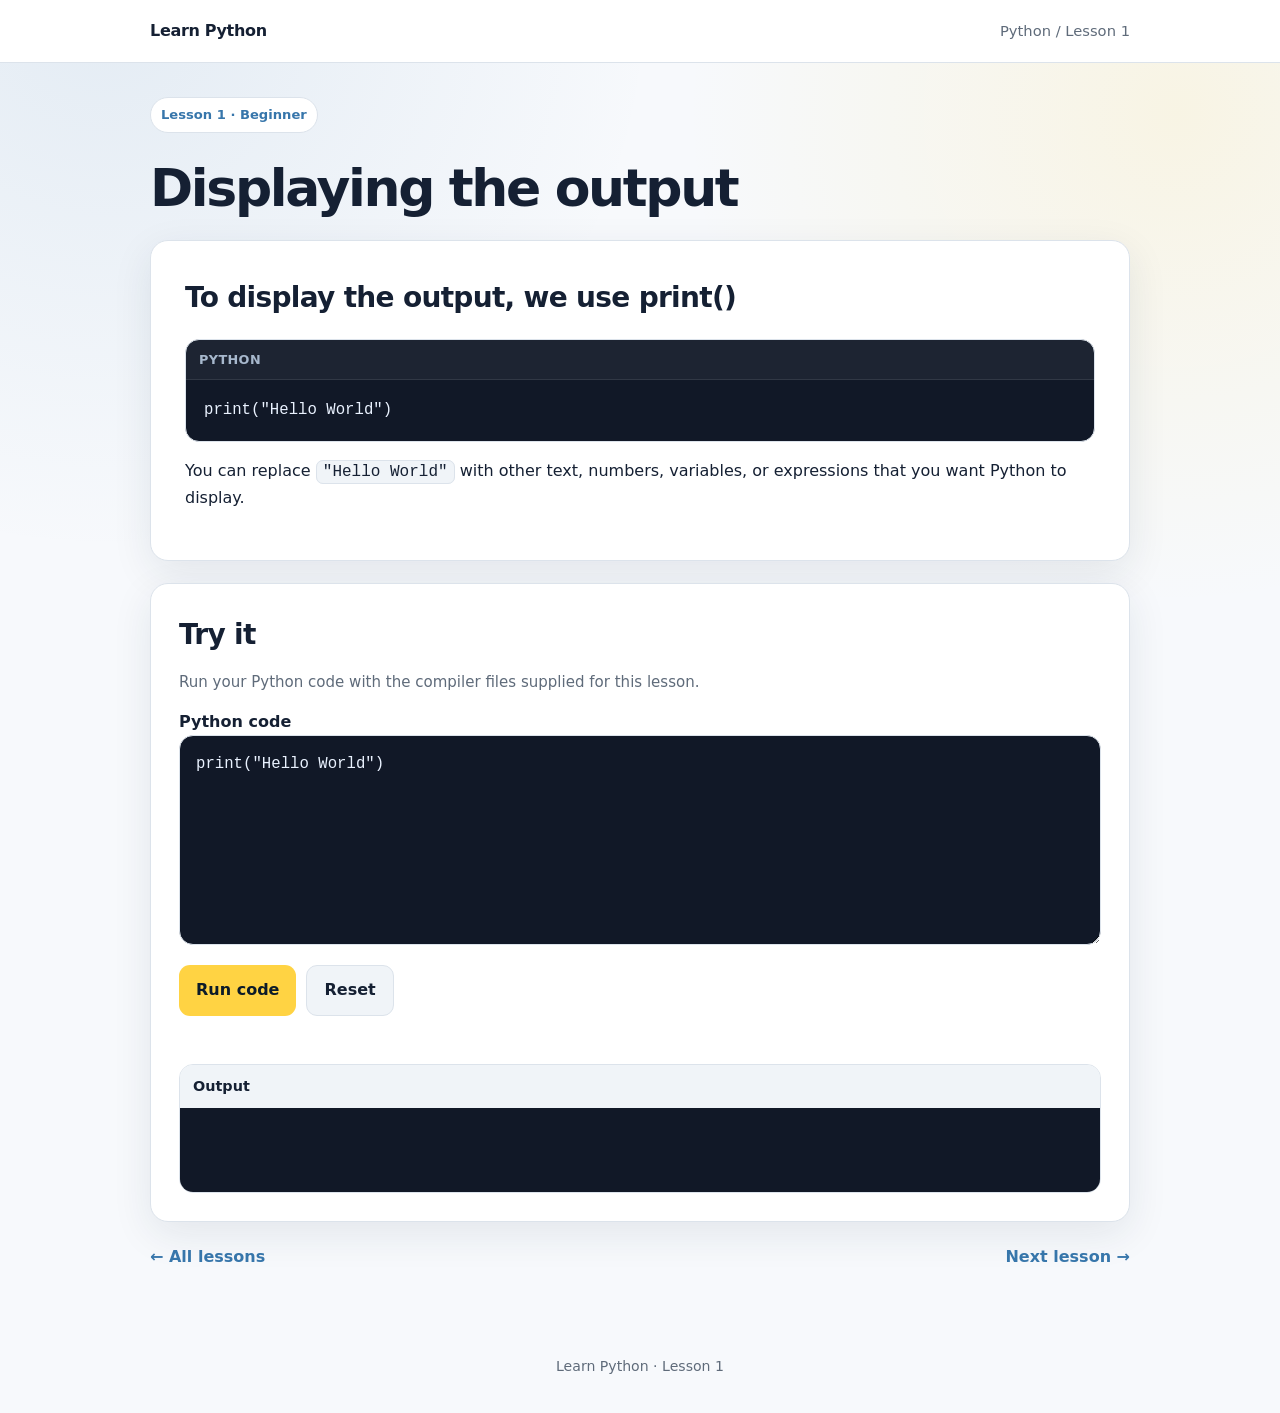
<file: lessons/lesson1.html>
<!doctype html>
<html lang="en">
<head>
  <meta charset="utf-8">
  <meta name="viewport" content="width=device-width, initial-scale=1, viewport-fit=cover">
  <meta name="description" content="Learn Python print() and display your first Hello World program with an interactive Try it editor.">
  <meta name="robots" content="index,follow,max-image-preview:large">
  <meta name="theme-color" content="#3776ab">
  <title>Python print() — Lesson 1 | Learn Python</title>
  <link rel="canonical" href="/lessons/lesson1.html">
  <meta property="og:type" content="article">
  <meta property="og:title" content="Python print() — Lesson 1">
  <meta property="og:description" content="Learn how Python print() displays output with your first Hello World example.">
  <meta property="og:url" content="/lessons/lesson1.html">
  <meta name="lesson-title" content="Python print()">
  <meta name="lesson-number" content="1">
  <meta name="lesson-level" content="Beginner">

  <style>
    :root {
      color-scheme: light dark;
      --bg:#f7f9fc; --surface:#fff; --surface-2:#f0f4f8; --text:#152033; --muted:#5f6b7a;
      --border:#dce3eb; --primary:#3776ab; --accent:#ffd343; --success:#137333; --error:#b42318;
      --code:#111827; --code-text:#eaf2ff; --shadow:0 12px 40px rgba(20,42,70,.09); --radius:18px; --max:980px;
    }
    @media (prefers-color-scheme:dark){
      :root{--bg:#0b1220;--surface:#111a2b;--surface-2:#172236;--text:#eef4fb;--muted:#a8b5c7;--border:#26344a;--primary:#64a3d8;--accent:#ffd343;--success:#6fd08c;--error:#ff8177;--code:#080d16;--code-text:#edf6ff;--shadow:0 16px 46px rgba(0,0,0,.28)}
    }
    *{box-sizing:border-box}
    html{scroll-behavior:smooth}
    body{margin:0;min-height:100vh;font-family:system-ui,-apple-system,BlinkMacSystemFont,"Segoe UI",sans-serif;background:radial-gradient(circle at 8% 0%,rgba(55,118,171,.10),transparent 30%),radial-gradient(circle at 92% 8%,rgba(255,211,67,.13),transparent 28%),var(--bg);color:var(--text);line-height:1.65;-webkit-font-smoothing:antialiased;text-rendering:optimizeLegibility}
    a{color:var(--primary)}
    a:focus-visible,button:focus-visible,textarea:focus-visible{outline:3px solid var(--accent);outline-offset:3px}
    .wrap{width:min(calc(100% - 28px),var(--max));margin-inline:auto}
    .topbar{padding:18px 0;border-bottom:1px solid var(--border);background:var(--surface)}
    .topbar-inner{display:flex;align-items:center;justify-content:space-between;gap:14px}
    .brand{color:var(--text);text-decoration:none;font-weight:800;letter-spacing:-.02em}
    .breadcrumb{color:var(--muted);font-size:.92rem;white-space:nowrap}
    main{padding:34px 0 60px}
    .hero{display:grid;gap:18px;margin-bottom:24px}
    .badge{display:inline-flex;align-items:center;width:fit-content;padding:6px 10px;border:1px solid var(--border);border-radius:999px;background:var(--surface);color:var(--primary);font-weight:750;font-size:.82rem}
    h1{margin:10px 0 0;font-size:clamp(2rem,7vw,3.25rem);line-height:1.06;letter-spacing:-.045em}
    .lead{margin:14px 0 0;max-width:720px;color:var(--muted);font-size:clamp(1rem,2vw,1.1rem)}
    .lesson-card,.try-card{background:var(--surface);border:1px solid var(--border);border-radius:var(--radius);box-shadow:var(--shadow)}
    .lesson-card{padding:clamp(20px,4vw,34px);margin-bottom:22px}
    h2{margin:0 0 12px;font-size:clamp(1.35rem,3vw,1.75rem);letter-spacing:-.025em}
    p{margin:0 0 14px}
    .example{margin:18px 0 16px;overflow:hidden;border:1px solid var(--border);border-radius:14px;background:var(--code)}
    .code-label{padding:9px 13px;color:#a7b8cd;background:rgba(255,255,255,.05);border-bottom:1px solid rgba(255,255,255,.09);font-size:.8rem;font-weight:700;letter-spacing:.03em;text-transform:uppercase}
    pre{margin:0;padding:18px;overflow:auto;color:var(--code-text);font:500 .98rem/1.55 ui-monospace,SFMono-Regular,Menlo,Consolas,monospace}
    code{font-family:ui-monospace,SFMono-Regular,Menlo,Consolas,monospace}
    .inline-code{padding:.14em .38em;border:1px solid var(--border);border-radius:7px;background:var(--surface-2)}
    .try-card{padding:clamp(18px,3vw,28px)}
    .try-head{display:flex;align-items:flex-start;justify-content:space-between;gap:14px;flex-wrap:wrap;margin-bottom:14px}
    .try-subtitle{margin:0;color:var(--muted);font-size:.94rem}
    .editor{width:100%;min-height:210px;resize:vertical;border:1px solid var(--border);border-radius:14px;padding:16px;background:var(--code);color:var(--code-text);font:500 .98rem/1.55 ui-monospace,SFMono-Regular,Menlo,Consolas,monospace;tab-size:4}
    .actions{display:flex;flex-wrap:wrap;gap:10px;margin-top:12px}
    button{border:0;border-radius:11px;padding:11px 17px;font:inherit;font-weight:750;cursor:pointer;touch-action:manipulation;transition:transform .16s ease,opacity .16s ease}
    button:hover{transform:translateY(-1px)} button:disabled{opacity:.58;cursor:wait;transform:none}
    .run-btn{color:#0c1b29;background:var(--accent)}
    .reset-btn{color:var(--text);background:var(--surface-2);border:1px solid var(--border)}
    .status{min-height:24px;margin-top:10px;color:var(--muted);font-size:.9rem}
    .output{margin-top:14px;border:1px solid var(--border);border-radius:14px;overflow:hidden}
    .output-title{padding:10px 13px;background:var(--surface-2);font-weight:750;font-size:.9rem}
    .output pre{min-height:84px;background:var(--code)}
    .error{color:var(--error)} .success{color:var(--success)}
    .nav{display:flex;justify-content:space-between;gap:12px;flex-wrap:wrap;margin-top:22px}
    .nav a{text-decoration:none;font-weight:700}
    .note{padding:14px 16px;border-left:4px solid var(--primary);border-radius:10px;background:var(--surface-2)}
    footer{padding:24px 0 36px;color:var(--muted);font-size:.88rem;text-align:center}
    @media(max-width:480px){.wrap{width:min(calc(100% - 20px),var(--max))}main{padding-top:22px}.lesson-card,.try-card{border-radius:14px}.editor{min-height:190px;font-size:.9rem}button{width:100%}.breadcrumb{display:none}}
    @media(prefers-reduced-motion:reduce){html{scroll-behavior:auto}*{transition:none!important}}
  </style>

  <!-- Place your supplied compiler files in this same /lessons/ folder. -->
  <script src="core-engine.js" defer></script>
  <script src="python-compiler.js" defer></script>
</head>

<body>
  <header class="topbar">
    <div class="wrap topbar-inner">
      <a class="brand" href="../index.html" aria-label="Learn Python home">Learn Python</a>
      <div class="breadcrumb" aria-label="Breadcrumb">Python / Lesson 1</div>
    </div>
  </header>

  <main class="wrap">
    <article>
      <section class="hero">
        <div class="badge">Lesson 1 · Beginner</div>
        <div>
          <h1>Displaying the output</h1>
        
        </div>
      </section>

      <section class="lesson-card" aria-labelledby="explanation-title">
        <h2 id="explanation-title">To display the output, we use print()</h2>
        <div class="example" aria-label="Python code example">
          <div class="code-label">Python</div>
          <pre><code>print("Hello World")</code></pre>
        </div>
        <p>You can replace <code class="inline-code">"Hello World"</code> with other text, numbers, variables, or expressions that you want Python to display.</p>
      </section>

      <section class="try-card" aria-labelledby="try-title">
        <div class="try-head">
          <div>
            <h2 id="try-title">Try it</h2>
            <p class="try-subtitle">Run your Python code with the compiler files supplied for this lesson.</p>
          </div>
        </div>

        <label for="code-editor"><strong>Python code</strong></label>
        <textarea id="code-editor" class="editor" spellcheck="false" autocomplete="off" autocapitalize="off" aria-label="Python code editor">print("Hello World")</textarea>

        <div class="actions">
          <button id="run-code" class="run-btn" type="button">Run code</button>
          <button id="reset-code" class="reset-btn" type="button">Reset</button>
        </div>

        <div id="run-status" class="status" role="status" aria-live="polite"></div>
        <div class="output" aria-labelledby="output-title">
          <div id="output-title" class="output-title">Output</div>
          <pre id="output" aria-live="polite"></pre>
        </div>
      </section>

      <nav class="nav" aria-label="Lesson navigation">
        <a href="../index.html">← All lessons</a>
        <a href="lesson2.html">Next lesson →</a>
      </nav>
    </article>
  </main>

  <footer>Learn Python · Lesson 1</footer>

  <script>
    (() => {
      "use strict";
      const initialCode = 'print("Hello World")';
      const editor = document.getElementById("code-editor");
      const output = document.getElementById("output");
      const status = document.getElementById("run-status");
      const runButton = document.getElementById("run-code");
      const resetButton = document.getElementById("reset-code");

      function setStatus(message, className = "") {
        status.textContent = message;
        status.className = "status" + (className ? " " + className : "");
      }

      function runCode() {
        if (typeof PythonCompiler === "undefined" || typeof PythonCompiler.run !== "function") {
          output.textContent = "Compiler could not be loaded. Check that core-engine.js and python-compiler.js are in this lessons folder.";
          setStatus("Compiler unavailable.", "error");
          return;
        }

        const source = editor.value;
        runButton.disabled = true;
        setStatus("Running…");
        output.textContent = "";

        try {
          const result = PythonCompiler.run(source, "");
          if (result && result.ok) {
            output.textContent = result.output || "";
            setStatus("Program finished successfully.", "success");
          } else {
            output.textContent = (result && result.error) ? result.error : "The program could not be executed.";
            setStatus("There was an error while running the program.", "error");
          }
        } catch (error) {
          output.textContent = error instanceof Error ? error.message : "Unexpected compiler error.";
          setStatus("The compiler returned an unexpected error.", "error");
        } finally {
          runButton.disabled = false;
        }
      }

      function resetCode() {
        editor.value = initialCode;
        output.textContent = "";
        setStatus("");
        editor.focus();
      }

      runButton.addEventListener("click", runCode);
      resetButton.addEventListener("click", resetCode);

      editor.addEventListener("keydown", (event) => {
        if ((event.ctrlKey || event.metaKey) && event.key === "Enter") {
          event.preventDefault();
          runCode();
        }
      });
    })();
  </script>

  <script type="application/ld+json">
  {
    "@context":"https://schema.org",
    "@type":"LearningResource",
    "name":"Python print() — Lesson 1",
    "description":"Learn how Python print() displays output with a Hello World example.",
    "learningResourceType":"lesson",
    "educationalLevel":"Beginner",
    "inLanguage":"en",
    "isPartOf":{"@type":"Course","name":"Learn Python"}
  }
  </script>
</body>
</html>
</file>
